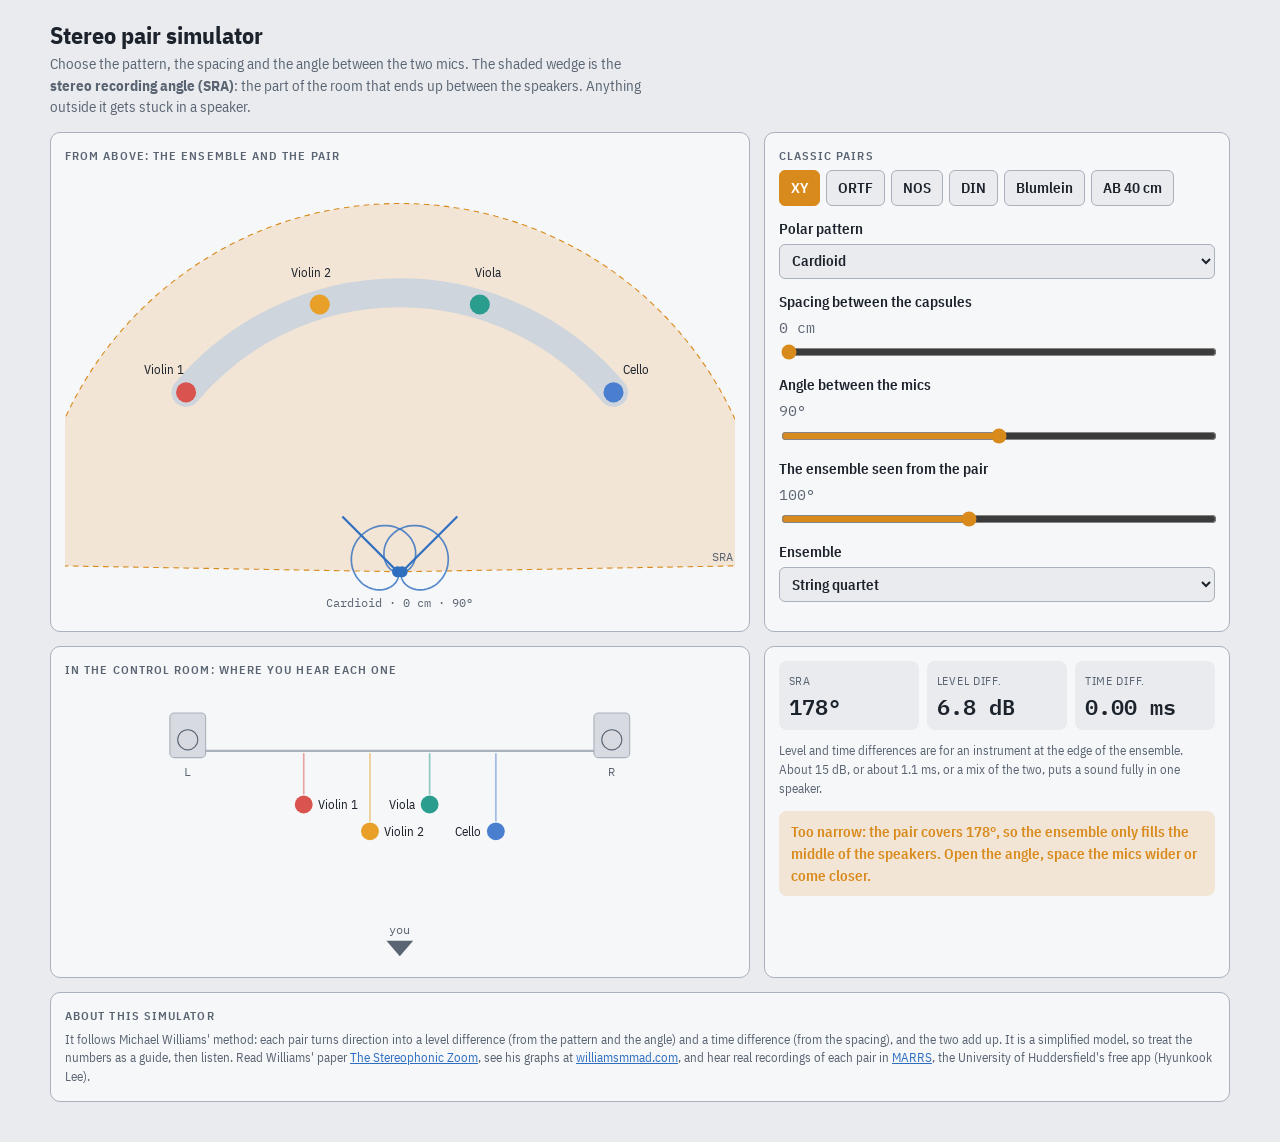
<file: stereo.html>
<!doctype html>
<html lang="en">
<head>
<meta charset="utf-8">
<meta name="viewport" content="width=device-width, initial-scale=1, viewport-fit=cover">
<title>Stereo Pair Simulator</title>
<meta name="claude:viewport-fit-sides" content="cover">
<link rel="preconnect" href="https://fonts.googleapis.com">
<link rel="stylesheet" href="https://fonts.googleapis.com/css2?family=IBM+Plex+Mono:wght@400;600&family=IBM+Plex+Sans+Condensed:wght@400;500;600;700&display=swap" media="print" onload="this.media='all'">
<style>
/* Stereo pair simulator: two mics, their pattern, spacing and angle -> the stereo recording angle (SRA, after Michael Williams)
   and where each instrument of the ensemble lands between the speakers. */
:root{
  --bg:#e9ebee; --panel:#d7dbe1; --card:#f6f7f9; --ink:#1d232c; --muted:#5a6472; --line:#a9b1bc;
  --sig:#d98a1c; --sig-soft:rgba(217,138,28,.16); --ok:#2f8a4c; --ok-soft:rgba(47,138,76,.12); --bad:#c2453b; --bad-soft:rgba(194,69,59,.12);
  --mic:#2f6fc0; --anti:#c2453b; --stage:#cfd5dc;
  --font:"IBM Plex Sans Condensed",system-ui,"Arial Narrow",sans-serif; --mono:"IBM Plex Mono",ui-monospace,Menlo,monospace;
  color-scheme:light;
}
@media (prefers-color-scheme:dark){:root:not([data-theme="light"]){
  --bg:#14181e; --panel:#1f252e; --card:#1a1f27; --ink:#e6e9ee; --muted:#97a1ae; --line:#3c4552;
  --sig:#f2a640; --sig-soft:rgba(242,166,64,.16); --ok:#5cc47c; --ok-soft:rgba(92,196,124,.13); --bad:#e0685d; --bad-soft:rgba(224,104,93,.14);
  --mic:#6ea2e8; --anti:#e0685d; --stage:#2a313b; color-scheme:dark}}
:root[data-theme="dark"]{
  --bg:#14181e; --panel:#1f252e; --card:#1a1f27; --ink:#e6e9ee; --muted:#97a1ae; --line:#3c4552;
  --sig:#f2a640; --sig-soft:rgba(242,166,64,.16); --ok:#5cc47c; --ok-soft:rgba(92,196,124,.13); --bad:#e0685d; --bad-soft:rgba(224,104,93,.14);
  --mic:#6ea2e8; --anti:#e0685d; --stage:#2a313b; color-scheme:dark}
*{box-sizing:border-box}
body{margin:0;background:var(--bg);color:var(--ink);font-family:var(--font);font-size:15px;line-height:1.45;
  padding-left:max(16px,env(safe-area-inset-left,0px));padding-right:max(16px,env(safe-area-inset-right,0px));padding-block:18px 40px}
.wrap{max-width:1180px;margin:0 auto;display:flex;flex-direction:column;gap:14px}
h1{font-size:24px;margin:0;text-wrap:balance}
h2{font-size:12px;text-transform:uppercase;letter-spacing:.09em;margin:0 0 6px;color:var(--muted);font-weight:600}
p{margin:0}
.lede{color:var(--muted);max-width:75ch}
.card{background:var(--card);border:1px solid var(--line);border-radius:10px;padding:14px;min-width:0}
.grid{display:grid;grid-template-columns:minmax(0,1.5fr) minmax(0,1fr);gap:14px}
@media (max-width:820px){.grid{grid-template-columns:1fr}}
svg{display:block;width:100%;height:auto}
.ctl{display:flex;flex-direction:column;gap:12px}
.ctl label{display:flex;flex-direction:column;gap:4px;font-weight:600}
.ctl .val{font-family:var(--mono);font-weight:400;color:var(--muted)}
.row{display:flex;flex-wrap:wrap;gap:6px;align-items:center}
input[type=range]{width:100%;accent-color:var(--sig)}
select{font:inherit;padding:6px 8px;border-radius:6px;border:1px solid var(--line);background:var(--bg);color:var(--ink)}
button{font:inherit;font-weight:600;padding:6px 11px;border-radius:6px;border:1px solid var(--line);background:var(--bg);color:var(--ink);cursor:pointer}
button:hover{border-color:var(--sig)}
button.on{background:var(--sig);border-color:var(--sig);color:#fff}
button.primary{background:var(--sig);border-color:var(--sig);color:#fff}
.readout{display:grid;grid-template-columns:repeat(3,minmax(0,1fr));gap:8px}
.readout div{background:var(--bg);border-radius:8px;padding:8px 10px}
.readout b{display:block;font-family:var(--mono);font-size:22px;font-weight:600}
.readout span{font-size:12px;color:var(--muted);text-transform:uppercase;letter-spacing:.06em}
.verdict{padding:10px 12px;border-radius:8px;font-weight:600}
.verdict.ok{background:var(--ok-soft);color:var(--ok)}
.verdict.wide{background:var(--bad-soft);color:var(--bad)}
.verdict.narrow{background:var(--sig-soft);color:var(--sig)}
.task{border-left:4px solid var(--sig)}
.task.done{border-left-color:var(--ok)}
.task ul{margin:8px 0 0;padding-left:0;list-style:none;display:flex;flex-direction:column;gap:3px}
.task li::before{content:"○ ";color:var(--muted)}
.task li.ok::before{content:"✓ ";color:var(--ok);font-weight:700}
.donebar{margin-top:10px;display:flex;flex-wrap:wrap;gap:10px;align-items:center;color:var(--ok);font-weight:700}
.muted{color:var(--muted)}
.small{font-size:13px}
a{color:var(--mic)}
.lbl{font-family:var(--font);font-size:12px;fill:var(--ink)}
.lbl-m{font-family:var(--mono);font-size:11px;fill:var(--muted)}
</style>
</head>
<body>
<div class="wrap">
  <header>
    <h1>Stereo pair simulator</h1>
    <p class="lede">Choose the pattern, the spacing and the angle between the two mics. The shaded wedge is the <b>stereo recording angle (SRA)</b>: the part of the room that ends up between the speakers. Anything outside it gets stuck in a speaker.</p>
  </header>

  <section id="task" class="card task" hidden></section>

  <div class="grid">
    <section class="card">
      <h2>From above: the ensemble and the pair</h2>
      <svg id="plan" viewBox="0 0 600 400" role="img" aria-label="Plan view of the ensemble, the pair and its recording angle"></svg>
    </section>
    <section class="card ctl">
      <div>
        <h2>Classic pairs</h2>
        <div class="row" id="presets"></div>
      </div>
      <label>Polar pattern
        <select id="pat"></select>
      </label>
      <label>Spacing between the capsules <span class="val" id="dv"></span>
        <input type="range" id="d" min="0" max="100" step="1">
      </label>
      <label>Angle between the mics <span class="val" id="av"></span>
        <input type="range" id="a" min="0" max="180" step="1">
      </label>
      <label>The ensemble seen from the pair <span class="val" id="wv"></span>
        <input type="range" id="w" min="40" max="180" step="2">
      </label>
      <label>Ensemble
        <select id="ens"><option value="quartet">String quartet</option><option value="choir">Choir</option></select>
      </label>
    </section>
  </div>

  <div class="grid">
    <section class="card">
      <h2>In the control room: where you hear each one</h2>
      <svg id="spk" viewBox="0 0 600 250" role="img" aria-label="Where each instrument appears between the speakers"></svg>
    </section>
    <section class="card ctl">
      <div class="readout">
        <div><span>SRA</span><b id="sra">–</b></div>
        <div><span>Level diff.</span><b id="dl">–</b></div>
        <div><span>Time diff.</span><b id="dt">–</b></div>
      </div>
      <p class="small muted">Level and time differences are for an instrument at the edge of the ensemble. About 15 dB, or about 1.1 ms, or a mix of the two, puts a sound fully in one speaker.</p>
      <p id="verdict" class="verdict"></p>
      <p id="phase" class="small" hidden></p>
    </section>
  </div>

  <section class="card small muted">
    <h2>About this simulator</h2>
    <p>It follows Michael Williams' method: each pair turns direction into a level difference (from the pattern and the angle) and a time difference (from the spacing), and the two add up. It is a simplified model, so treat the numbers as a guide, then listen. Read Williams' paper <a href="https://www.fullcompass.com/common/files/22300-GraceDesignTheStereophonicZoombyMichaelWilliams.pdf" target="_blank" rel="noopener">The Stereophonic Zoom</a>, see his graphs at <a href="https://www.williamsmmad.com" target="_blank" rel="noopener">williamsmmad.com</a>, and hear real recordings of each pair in <a href="https://apps.apple.com/us/app/marrs/id1295926126" target="_blank" rel="noopener">MARRS</a>, the University of Huddersfield's free app (Hyunkook Lee).</p>
  </section>
</div>

<script>
(() => {
  const $ = (s) => document.querySelector(s);
  const EMBED = window.parent !== window;
  const tell = (m) => { if (EMBED) parent.postMessage({ source: 'es-desk', ...m }, location.origin); };

  // First-order patterns: g(phi) = a + (1 - a) cos(phi)
  const PATS = { omni: ['Omni', 1], sub: ['Subcardioid', 0.7], card: ['Cardioid', 0.5], super: ['Supercardioid', 0.37], hyper: ['Hypercardioid', 0.25], fig8: ['Figure of eight', 0] };
  const PRESETS = [
    { n: 'XY', p: 'card', d: 0, a: 90 },
    { n: 'ORTF', p: 'card', d: 17, a: 110 },
    { n: 'NOS', p: 'card', d: 30, a: 90 },
    { n: 'DIN', p: 'card', d: 20, a: 90 },
    { n: 'Blumlein', p: 'fig8', d: 0, a: 90 },
    { n: 'AB 40 cm', p: 'omni', d: 40, a: 0 },
  ];
  const ENS = {
    quartet: ['Violin 1', 'Violin 2', 'Viola', 'Cello'],
    choir: ['Soprano 1', 'Soprano 2', 'Alto', 'Tenor', 'Bass 1', 'Bass 2'],
  };
  const COLORS = ['#d9534f', '#e8a028', '#2a9d8f', '#4a7fd0', '#8a5cc2', '#6aa84f'];
  const C = 343, FULL_DB = 15, FULL_MS = 1.12, RAD = Math.PI / 180;

  const S = { p: 'card', d: 0, a: 90, w: 100, ens: 'quartet' };

  const g = (phi) => { const a = PATS[S.p][1]; return a + (1 - a) * Math.cos(phi * RAD); };
  // Source at azimuth th (degrees, + = right). Right mic aims at +a/2, left at -a/2.
  function diffs(th) {
    const gr = g(th - S.a / 2), gl = g(th + S.a / 2);
    const db = 20 * Math.log10(Math.max(Math.abs(gr), 1e-4) / Math.max(Math.abs(gl), 1e-4));
    const ms = (S.d / 100) * Math.sin(th * RAD) / C * 1000;
    return { db, ms, anti: gr * gl < 0 };
  }
  const shift = (th) => { const { db, ms } = diffs(th); return Math.max(-1, Math.min(1, db / FULL_DB + ms / FULL_MS)); };
  function sra() {
    for (let th = 0.25; th <= 90; th += 0.25) if (shift(th) >= 1) return 2 * th;
    return null; // more than 180°
  }

  // ---------- Controls ----------
  $('#pat').replaceChildren(...Object.entries(PATS).map(([k, [n]]) => new Option(n, k)));
  $('#presets').replaceChildren(...PRESETS.map((p) => {
    const b = document.createElement('button'); b.type = 'button'; b.textContent = p.n;
    b.onclick = () => { Object.assign(S, { p: p.p, d: p.d, a: p.a }); sync(); };
    return b;
  }));
  const sync = () => { $('#pat').value = S.p; $('#d').value = S.d; $('#a').value = S.a; $('#w').value = S.w; $('#ens').value = S.ens; render(); };
  $('#pat').oninput = (e) => { S.p = e.target.value; render(); };
  $('#d').oninput = (e) => { S.d = +e.target.value; render(); };
  $('#a').oninput = (e) => { S.a = +e.target.value; render(); };
  $('#w').oninput = (e) => { S.w = +e.target.value; render(); };
  $('#ens').oninput = (e) => { S.ens = e.target.value; render(); };

  // ---------- Drawing ----------
  const NS = 'http://www.w3.org/2000/svg';
  const el = (tag, at = {}, text) => { const n = document.createElementNS(NS, tag); for (const k in at) n.setAttribute(k, at[k]); if (text != null) n.textContent = text; return n; };
  const sources = () => { const names = ENS[S.ens], n = names.length; return names.map((name, i) => ({ name, th: n === 1 ? 0 : -S.w / 2 + (S.w * i) / (n - 1), c: COLORS[i % COLORS.length] })); };

  function drawPlan(R) {
    const svg = $('#plan'), cx = 300, cy = 360, rr = 250;
    const pt = (th, r) => [cx + r * Math.sin(th * RAD), cy - r * Math.cos(th * RAD)];
    const out = [];
    // The SRA wedge
    const half = R == null ? 90 : R / 2;
    const [x1, y1] = pt(-half, 330), [x2, y2] = pt(half, 330);
    out.push(el('path', { d: `M${cx},${cy} L${x1},${y1} A330,330 0 0 1 ${x2},${y2} Z`, fill: 'var(--sig-soft)', stroke: 'var(--sig)', 'stroke-dasharray': '5 4' }));
    // Ensemble arc
    const [e1x, e1y] = pt(-S.w / 2, rr), [e2x, e2y] = pt(S.w / 2, rr);
    out.push(el('path', { d: `M${e1x},${e1y} A${rr},${rr} 0 0 1 ${e2x},${e2y}`, fill: 'none', stroke: 'var(--stage)', 'stroke-width': 26, 'stroke-linecap': 'round' }));
    for (const s of sources()) {
      const [x, y] = pt(s.th, rr); const inside = R == null || Math.abs(s.th) <= R / 2 + 0.01;
      out.push(el('circle', { cx: x, cy: y, r: 9, fill: s.c, stroke: inside ? 'none' : 'var(--bad)', 'stroke-width': 3 }));
      const [lx, ly] = pt(s.th, rr + 26);
      out.push(el('text', { x: lx, y: ly, 'text-anchor': 'middle', class: 'lbl' }, s.name));
    }
    // The pair: capsules drawn 1.4 px per cm apart, with their patterns
    const sep = Math.max(S.d * 1.4, 4);
    for (const side of [-1, 1]) {
      const mx = cx + side * sep / 2, aim = side * S.a / 2;
      let pos = '', neg = '';
      for (let k = 0; k <= 360; k += 4) {
        const v = g(k) * 46, ang = (aim + k) * RAD, x = mx + Math.abs(v) * Math.sin(ang), y = cy - Math.abs(v) * Math.cos(ang);
        if (v >= 0) pos += `${pos ? 'L' : 'M'}${x.toFixed(1)},${y.toFixed(1)}`; else neg += `${neg ? 'L' : 'M'}${x.toFixed(1)},${y.toFixed(1)}`;
      }
      out.push(el('path', { d: pos, fill: 'none', stroke: 'var(--mic)', 'stroke-width': 1.5, opacity: 0.8 }));
      if (neg) out.push(el('path', { d: neg, fill: 'none', stroke: 'var(--anti)', 'stroke-width': 1.5, 'stroke-dasharray': '3 3', opacity: 0.8 }));
      const [ax, ay] = [mx + 70 * Math.sin(aim * RAD), cy - 70 * Math.cos(aim * RAD)];
      out.push(el('line', { x1: mx, y1: cy, x2: ax, y2: ay, stroke: 'var(--mic)', 'stroke-width': 2 }));
      out.push(el('circle', { cx: mx, cy, r: 5, fill: 'var(--mic)' }));
    }
    out.push(el('text', { x: cx, y: 392, 'text-anchor': 'middle', class: 'lbl-m' }, `${PATS[S.p][0]} · ${S.d} cm · ${S.a}°`));
    if (R != null) { const [tx, ty] = pt(half, 336); out.push(el('text', { x: tx + (half > 80 ? -6 : 6), y: ty - 4, class: 'lbl-m', 'text-anchor': half > 80 ? 'end' : 'start' }, `SRA ${Math.round(R)}°`)); }
    svg.replaceChildren(...out);
  }

  function drawSpeakers() {
    const svg = $('#spk'), L = 110, Rx = 490, y = 60, out = [];
    const spk = (x, t) => [el('rect', { x: x - 16, y: y - 34, width: 32, height: 40, rx: 4, fill: 'var(--panel)', stroke: 'var(--line)' }), el('circle', { cx: x, cy: y - 10, r: 9, fill: 'none', stroke: 'var(--muted)' }), el('text', { x, y: y + 22, 'text-anchor': 'middle', class: 'lbl-m' }, t)];
    out.push(el('line', { x1: L, y1: y, x2: Rx, y2: y, stroke: 'var(--line)', 'stroke-width': 2 }));
    out.push(...spk(L, 'L'), ...spk(Rx, 'R'));
    out.push(el('path', { d: 'M300,244 l-12,-14 h24 z', fill: 'var(--muted)' }));
    out.push(el('text', { x: 300, y: 224, 'text-anchor': 'middle', class: 'lbl-m' }, 'you'));
    const used = [];
    for (const s of sources()) {
      const sh = shift(s.th), x = 300 + sh * (Rx - L) / 2;
      let lane = 0; while (used.some((u) => u.lane === lane && Math.abs(u.x - x) < 80)) lane++;
      used.push({ x, lane });
      const yy = y + 48 + lane * 24, stuck = Math.abs(sh) >= 0.999;
      out.push(el('line', { x1: x, y1: y + 2, x2: x, y2: yy - 9, stroke: s.c, 'stroke-width': 1.5, opacity: 0.5 }));
      out.push(el('circle', { cx: x, cy: yy, r: 8, fill: s.c, stroke: stuck ? 'var(--bad)' : 'none', 'stroke-width': 3 }));
      out.push(el('text', { x: x + (x > 300 ? -13 : 13), y: yy + 4, 'text-anchor': x > 300 ? 'end' : 'start', class: 'lbl' }, s.name));
    }
    svg.replaceChildren(...out);
  }

  // ---------- Results ----------
  function render() {
    $('#dv').textContent = `${S.d} cm`; $('#av').textContent = `${S.a}°`; $('#wv').textContent = `${S.w}°`;
    [...$('#presets').children].forEach((b, i) => { const p = PRESETS[i]; b.classList.toggle('on', p.p === S.p && p.d === S.d && p.a === S.a); });
    const R = sra();
    drawPlan(R); drawSpeakers();
    const edge = diffs(S.w / 2);
    $('#sra').textContent = R == null ? '>180°' : `${Math.round(R)}°`;
    $('#dl').textContent = `${Math.abs(edge.db) > 40 ? '>40' : Math.abs(edge.db).toFixed(1)} dB`;
    $('#dt').textContent = `${Math.abs(edge.ms).toFixed(2)} ms`;
    const v = $('#verdict');
    if (R != null && R < S.w - 8) { v.className = 'verdict wide'; v.textContent = `Too wide for this ensemble: the pair only covers ${Math.round(R)}°, so the outer players are stuck in the speakers. Narrow the angle, bring the mics closer or step back.`; }
    else if (R == null || R > S.w + 8) { v.className = 'verdict narrow'; v.textContent = `Too narrow: the pair covers ${R == null ? 'more than 180°' : Math.round(R) + '°'}, so the ensemble only fills the middle of the speakers. Open the angle, space the mics wider or come closer.`; }
    else { v.className = 'verdict ok'; v.textContent = 'The ensemble fills the speakers, edge to edge.'; }
    const anti = sources().some((s) => diffs(s.th).anti) || (S.p === 'fig8' && S.a > 0);
    $('#phase').hidden = !(S.p === 'fig8' || sources().some((s) => diffs(s.th).anti));
    $('#phase').textContent = S.p === 'fig8'
      ? 'Figure of eights also hear the back: the room behind the pair comes in too, and sounds at the sides arrive out of phase in the two mics (the dashed rear lobes).'
      : 'Some players are behind one mic\'s null and arrive out of phase: move them inside the pattern.';
    void anti;
    checkTask(R);
  }

  // ---------- Tasks (from the lesson: stereo.html?task=ID) ----------
  const TASKS = {
    xy: { title: 'Build an XY pair', text: 'Two cardioids, capsules together, 90° apart. Then look at how much of the quartet fills the speakers.',
      checks: [['Both mics on cardioid', () => S.p === 'card'], ['Capsules together (3 cm or less)', () => S.d <= 3], ['90° between them', () => Math.abs(S.a - 90) <= 3]],
      end: 'XY covers about 180°: a 100° quartet only fills the middle. Coincident pairs give level differences only, so the image is narrow unless you get close.' },
    ortf: { title: 'Build an ORTF pair', text: 'The French radio pair: two cardioids 17 cm apart, at 110°.',
      checks: [['Both mics on cardioid', () => S.p === 'card'], ['17 cm apart (±2)', () => Math.abs(S.d - 17) <= 2], ['110° between them (±3)', () => Math.abs(S.a - 110) <= 3]],
      end: 'ORTF mixes a level difference (the angle) and a time difference (the spacing). It covers a little over 100° (Williams\' charts give about 100°): close to the quartet, and a favourite for small ensembles.' },
    blumlein: { title: 'Build a Blumlein pair', text: 'For a choir standing all around the mics: two figure of eights, coincident, at 90°. Choose the choir.',
      checks: [['The choir', () => S.ens === 'choir'], ['Both mics on figure of eight', () => S.p === 'fig8'], ['Capsules together (3 cm or less)', () => S.d <= 3], ['90° between them', () => Math.abs(S.a - 90) <= 3]],
      end: 'Blumlein covers only about 70° at the front, and the back as well: the room and anyone behind the pair are recorded too.' },
    ab: { title: 'Space two omnis for the choir', text: 'The choir spans 120° from where the pair stands. With two omnis there is no level difference at all: find the spacing that makes the choir fill the speakers (SRA 120° ± 8°).', lock: { ens: 'choir', w: 120, p: 'omni', a: 0 },
      checks: [['Both mics on omni', () => S.p === 'omni'], ['SRA within 8° of the choir (120°)', (R) => R != null && Math.abs(R - 120) <= 8]],
      end: 'With omnis it is all time difference: the wider the spacing, the narrower the angle the pair covers, and the wider the image.' },
    quartet: { title: 'Fit the quartet', text: 'The string quartet spans 100° from the pair. With two cardioids, choose a spacing and an angle so it fills the speakers exactly (SRA 100° ± 6°).', lock: { ens: 'quartet', w: 100, p: 'card' },
      checks: [['Both mics on cardioid', () => S.p === 'card'], ['SRA within 6° of the quartet (100°)', (R) => R != null && Math.abs(R - 100) <= 6]],
      end: 'There is more than one answer: 17 cm at about 125°, 30 cm at about 80°, 10 cm at about 140°… Many pairs give the same angle. That is the idea of Williams\' stereophonic zoom.' },
    zoom: { title: 'The stereophonic zoom', text: 'Get an SRA of 90° (± 5°) with cardioids twice: once with the mics closer than 20 cm, once with them more than 35 cm apart. Same width, a different sound: more angle means more level difference, more spacing means more time difference and more space.', lock: { p: 'card', w: 90, ens: 'quartet' },
      checks: [['90° with the mics closer than 20 cm', () => zoomHit.near], ['90° with the mics more than 35 cm apart', () => zoomHit.far]],
      end: 'Williams called this the stereophonic zoom: one recording angle, many pairs. You choose between them by the balance of level and time difference, and by how much room you want.' },
  };
  const zoomHit = { near: false, far: false };
  const TASK = new URLSearchParams(location.search).get('task');
  const T = TASKS[TASK] || null;
  let done = false;

  function checkTask(R) {
    if (!T) return;
    if (TASK === 'zoom' && S.p === 'card' && R != null && Math.abs(R - 90) <= 5) { if (S.d < 20) zoomHit.near = true; if (S.d > 35) zoomHit.far = true; }
    const res = T.checks.map(([t, f]) => [t, !!f(R)]);
    const box = $('#task');
    const all = res.every((r) => r[1]);
    if (all && !done) { done = true; tell({ type: 'task', task: TASK }); }
    box.classList.toggle('done', done);
    box.replaceChildren(
      Object.assign(document.createElement('h2'), { textContent: done ? 'Task done' : 'Your task' }),
      Object.assign(document.createElement('p'), { innerHTML: `<b>${T.title}.</b> ` }),
      Object.assign(document.createElement('ul'), {}),
    );
    box.children[1].append(T.text);
    box.children[2].replaceChildren(...res.map(([t, ok]) => Object.assign(document.createElement('li'), { textContent: t, className: ok ? 'ok' : '' })));
    if (done) {
      const bar = document.createElement('div'); bar.className = 'donebar';
      bar.append(`✓ ${T.end}`);
      if (EMBED) { const b = document.createElement('button'); b.type = 'button'; b.className = 'primary'; b.textContent = 'Close and continue →'; b.onclick = () => tell({ type: 'close' }); bar.append(b); }
      box.append(bar);
    }
  }

  if (T) {
    $('#task').hidden = false;
    if (T.lock) Object.assign(S, T.lock);
    if (TASK === 'xy' || TASK === 'ortf') Object.assign(S, { p: 'omni', d: 40, a: 0, w: 100, ens: 'quartet' });
    if (TASK === 'blumlein') Object.assign(S, { p: 'card', d: 17, a: 110, w: 160, ens: 'quartet' });
    if (TASK === 'ab') S.d = 10;
    if (TASK === 'quartet') Object.assign(S, { d: 0, a: 90 });
    if (TASK === 'zoom') Object.assign(S, { d: 0, a: 90 });
    if (T.lock && 'w' in T.lock) $('#w').disabled = true;
    if (T.lock && 'ens' in T.lock) $('#ens').disabled = true;
  }
  sync();
})();
</script>
</body>
</html>
</file>
